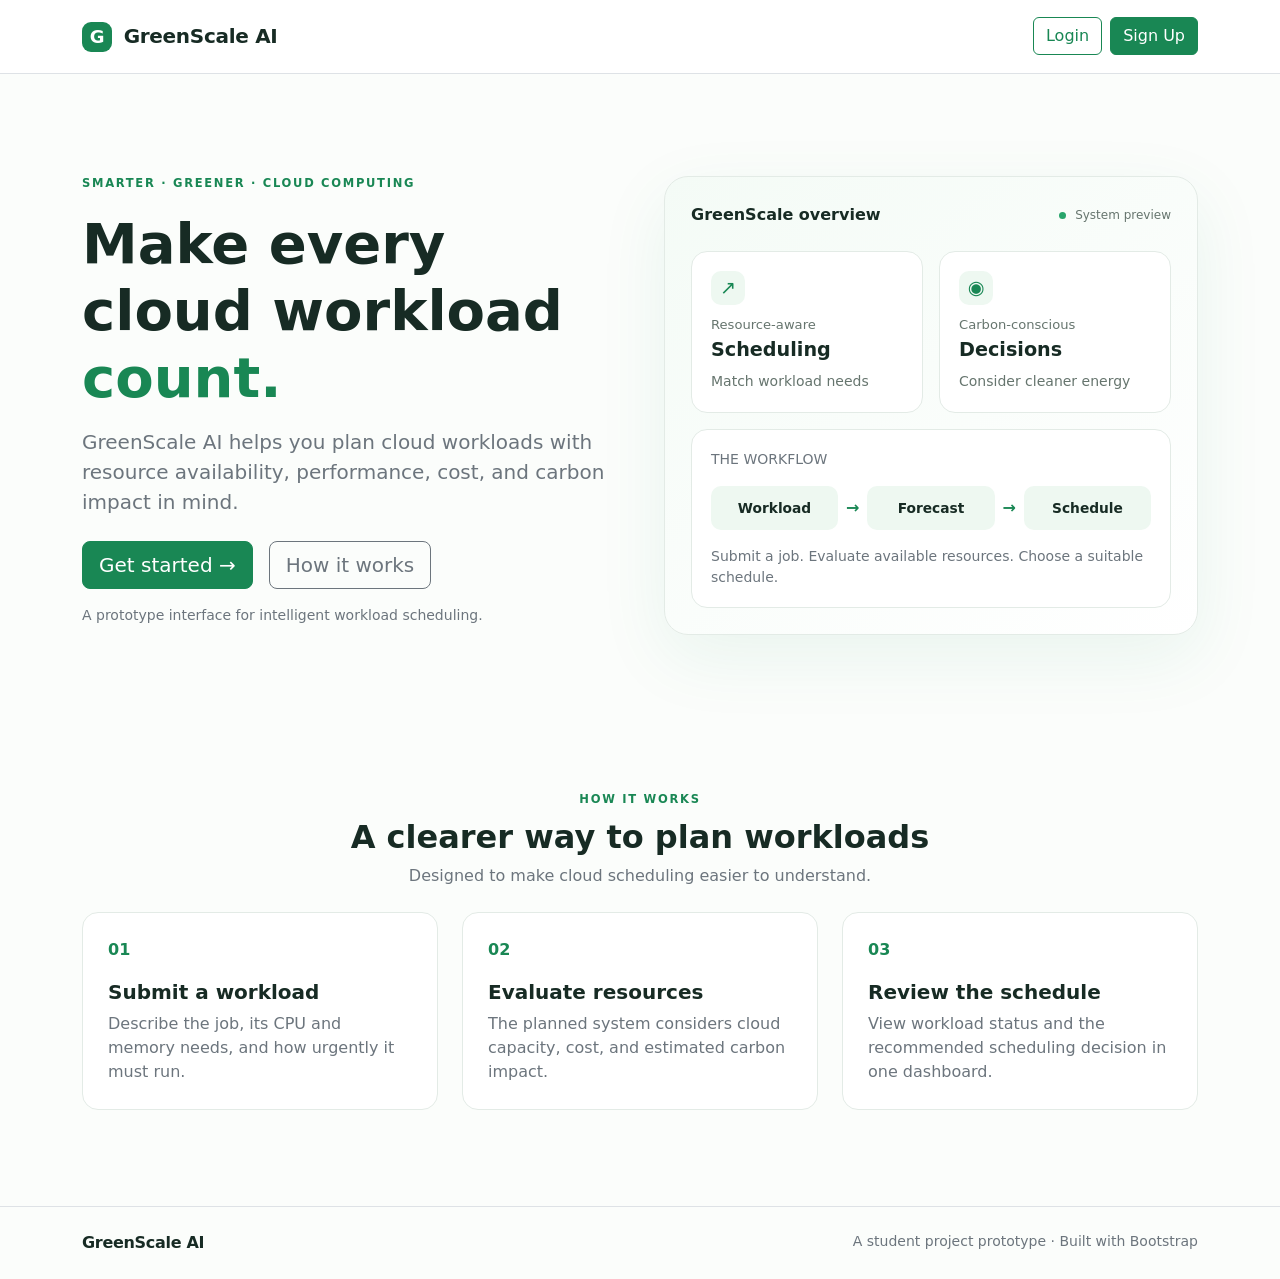
<file: frontend/index.html>
<!DOCTYPE html>
<html lang="en">
<head>
  <meta charset="UTF-8">
  <meta name="viewport" content="width=device-width, initial-scale=1">
  <title>GreenScale AI | Smarter Cloud Scheduling</title>
  <link href="https://cdn.jsdelivr.net/npm/bootstrap@5.3.3/dist/css/bootstrap.min.css" rel="stylesheet">
  <link rel="stylesheet" href="css/style.css">
</head>
<body class="landing-page">
  <nav class="navbar navbar-expand-lg navbar-light bg-white border-bottom py-3">
    <div class="container">
      <a class="navbar-brand fw-bold brand-name" href="index.html"><span class="brand-mark">G</span> GreenScale AI</a>
      <div class="ms-auto d-flex gap-2">
        <a class="btn btn-outline-success" href="auth.html?mode=login">Login</a>
        <a class="btn btn-success" href="auth.html?mode=signup">Sign Up</a>
      </div>
    </div>
  </nav>

  <main>
    <section class="container hero-section py-5">
      <div class="row align-items-center g-5 py-lg-5">
        <div class="col-lg-6">
          <span class="eyebrow">SMARTER · GREENER · CLOUD COMPUTING</span>
          <h1 class="display-4 fw-bold mt-3">Make every cloud workload <span class="text-success">count.</span></h1>
          <p class="lead text-secondary mt-3">GreenScale AI helps you plan cloud workloads with resource availability, performance, cost, and carbon impact in mind.</p>
          <div class="d-flex flex-wrap gap-3 mt-4">
            <a class="btn btn-success btn-lg" href="auth.html?mode=signup">Get started <span aria-hidden="true">→</span></a>
            <a class="btn btn-outline-secondary btn-lg" href="#how-it-works">How it works</a>
          </div>
          <p class="small text-secondary mt-3">A prototype interface for intelligent workload scheduling.</p>
        </div>
        <div class="col-lg-6">
          <div class="hero-visual">
            <div class="visual-top d-flex justify-content-between align-items-center">
              <span class="fw-semibold">GreenScale overview</span>
              <span class="status-dot"><span></span> System preview</span>
            </div>
            <div class="row g-3 mt-2">
              <div class="col-6"><div class="metric-card"><span class="metric-icon">↗</span><p>Resource-aware</p><h3>Scheduling</h3><small>Match workload needs</small></div></div>
              <div class="col-6"><div class="metric-card"><span class="metric-icon">◉</span><p>Carbon-conscious</p><h3>Decisions</h3><small>Consider cleaner energy</small></div></div>
              <div class="col-12"><div class="flow-card"><p class="small text-secondary mb-3">THE WORKFLOW</p><div class="workflow-row"><span>Workload</span><b>→</b><span>Forecast</span><b>→</b><span>Schedule</span></div><p class="small text-secondary mt-3 mb-0">Submit a job. Evaluate available resources. Choose a suitable schedule.</p></div></div>
            </div>
          </div>
        </div>
      </div>
    </section>

    <section id="how-it-works" class="container py-5">
      <div class="text-center mb-4"><span class="eyebrow">HOW IT WORKS</span><h2 class="fw-bold mt-2">A clearer way to plan workloads</h2><p class="text-secondary">Designed to make cloud scheduling easier to understand.</p></div>
      <div class="row g-4">
        <div class="col-md-4"><div class="feature-card h-100"><div class="feature-number">01</div><h5>Submit a workload</h5><p class="text-secondary mb-0">Describe the job, its CPU and memory needs, and how urgently it must run.</p></div></div>
        <div class="col-md-4"><div class="feature-card h-100"><div class="feature-number">02</div><h5>Evaluate resources</h5><p class="text-secondary mb-0">The planned system considers cloud capacity, cost, and estimated carbon impact.</p></div></div>
        <div class="col-md-4"><div class="feature-card h-100"><div class="feature-number">03</div><h5>Review the schedule</h5><p class="text-secondary mb-0">View workload status and the recommended scheduling decision in one dashboard.</p></div></div>
      </div>
    </section>
  </main>

  <footer class="border-top py-4 mt-5"><div class="container d-flex flex-wrap justify-content-between gap-2"><span class="fw-semibold brand-name">GreenScale AI</span><span class="text-secondary small">A student project prototype · Built with Bootstrap</span></div></footer>
  <script src="js/main.js"></script>
</body>
</html>
</file>
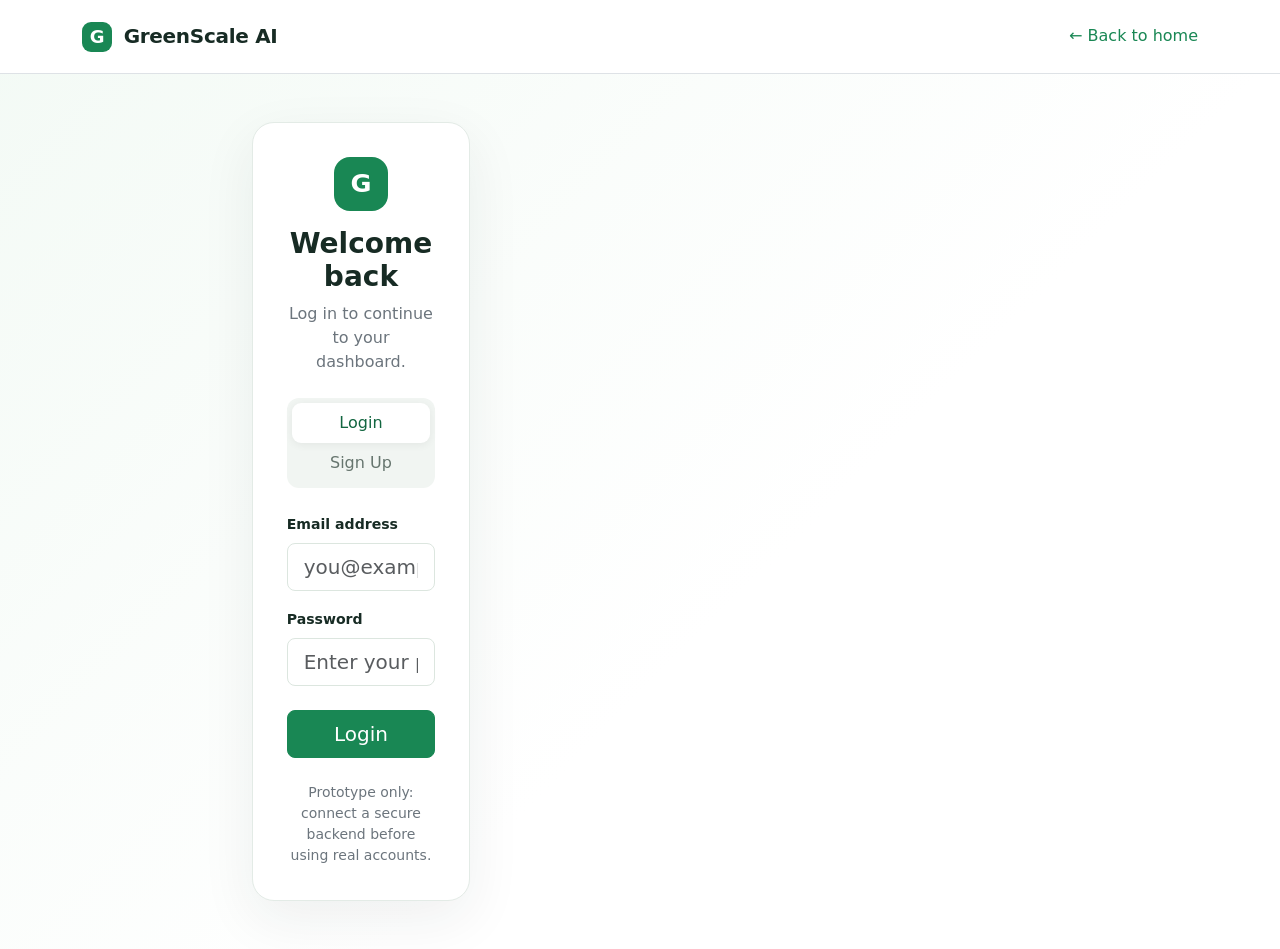
<file: frontend/auth.html>
<!DOCTYPE html>
<html lang="en">
<head>
  <meta charset="UTF-8">
  <meta name="viewport" content="width=device-width, initial-scale=1">
  <title>Login or Sign Up | GreenScale AI</title>
  <link href="https://cdn.jsdelivr.net/npm/bootstrap@5.3.3/dist/css/bootstrap.min.css" rel="stylesheet">
  <link rel="stylesheet" href="css/style.css">
</head>
<body class="auth-page">
  <nav class="navbar bg-white border-bottom py-3">
    <div class="container"><a class="navbar-brand fw-bold brand-name" href="index.html"><span class="brand-mark">G</span> GreenScale AI</a><a class="text-decoration-none text-success" href="index.html">← Back to home</a></div>
  </nav>

  <main class="container auth-wrap py-5">
    <div class="row justify-content-center">
      <div class="col-md-8 col-lg-5">
        <div class="auth-card">
          <div class="text-center mb-4">
            <div class="auth-symbol">G</div>
            <h1 class="h3 fw-bold mt-3" id="authTitle">Welcome back</h1>
            <p class="text-secondary" id="authSubtitle">Log in to continue to your dashboard.</p>
          </div>

          <div class="auth-toggle nav nav-pills nav-fill mb-4" role="tablist">
            <button class="nav-link active" id="loginTab" type="button">Login</button>
            <button class="nav-link" id="signupTab" type="button">Sign Up</button>
          </div>

          <div id="authMessage" class="alert d-none" role="alert"></div>

          <form id="authForm">
            <div class="mb-3 d-none" id="nameGroup">
              <label for="fullName" class="form-label">Full name</label>
              <input type="text" class="form-control form-control-lg" id="fullName" placeholder="Your name">
            </div>
            <div class="mb-3">
              <label for="email" class="form-label">Email address</label>
              <input type="email" class="form-control form-control-lg" id="email" placeholder="you@example.com" required>
            </div>
            <div class="mb-3">
              <label for="password" class="form-label">Password</label>
              <input type="password" class="form-control form-control-lg" id="password" placeholder="Enter your password" minlength="6" required>
            </div>
            <div class="mb-3 d-none" id="confirmGroup">
              <label for="confirmPassword" class="form-label">Confirm password</label>
              <input type="password" class="form-control form-control-lg" id="confirmPassword" placeholder="Enter password again" minlength="6">
            </div>
            <button type="submit" class="btn btn-success btn-lg w-100 mt-2" id="authSubmit">Login</button>
          </form>
          <p class="small text-secondary text-center mt-4 mb-0">Prototype only: connect a secure backend before using real accounts.</p>
        </div>
      </div>
    </div>
  </main>
  <script src="js/auth.js"></script>
</body>
</html>
</file>
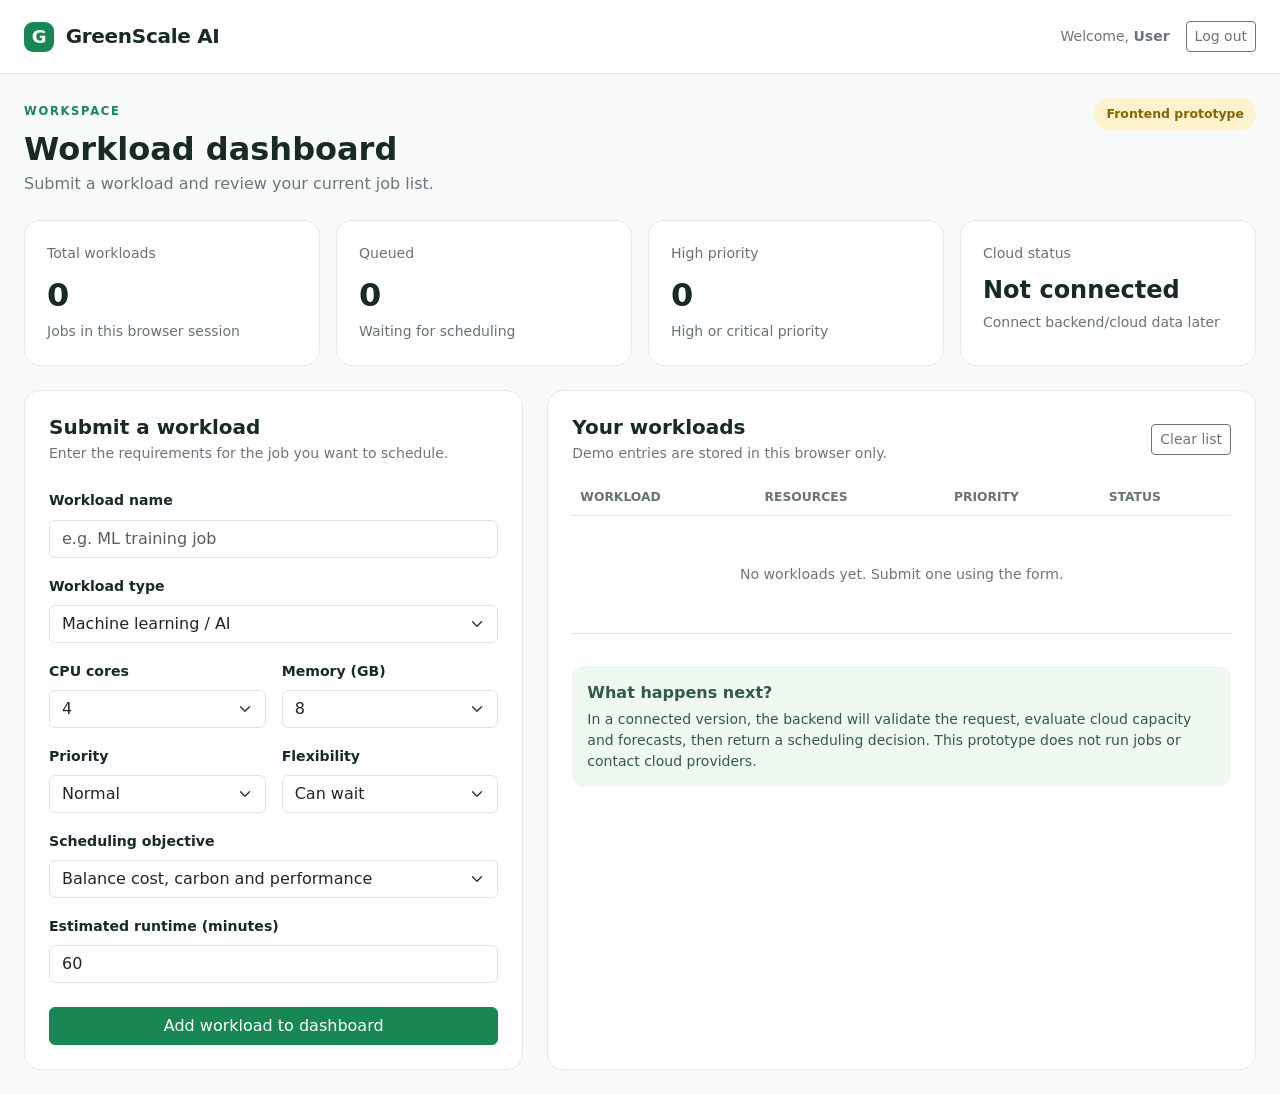
<file: frontend/dashboard.html>
<!DOCTYPE html>
<html lang="en">
<head>
  <meta charset="UTF-8">
  <meta name="viewport" content="width=device-width, initial-scale=1">
  <title>Dashboard | GreenScale AI</title>
  <link href="https://cdn.jsdelivr.net/npm/bootstrap@5.3.3/dist/css/bootstrap.min.css" rel="stylesheet">
  <link rel="stylesheet" href="css/style.css">
</head>
<body class="dashboard-page">
  <nav class="navbar navbar-expand-lg bg-white border-bottom py-3">
    <div class="container-fluid px-lg-4">
      <a class="navbar-brand fw-bold brand-name" href="index.html"><span class="brand-mark">G</span> GreenScale AI</a>
      <div class="ms-auto d-flex align-items-center gap-3">
        <span class="small text-secondary d-none d-sm-inline">Welcome, <strong id="userName">User</strong></span>
        <button class="btn btn-outline-secondary btn-sm" id="logoutBtn">Log out</button>
      </div>
    </div>
  </nav>

  <main class="container-fluid px-lg-4 py-4">
    <div class="d-flex flex-wrap justify-content-between align-items-start gap-3 mb-4">
      <div><span class="eyebrow">WORKSPACE</span><h1 class="h2 fw-bold mt-2 mb-1">Workload dashboard</h1><p class="text-secondary mb-0">Submit a workload and review your current job list.</p></div>
      <span class="prototype-label">Frontend prototype</span>
    </div>

    <div class="row g-3 mb-4">
      <div class="col-sm-6 col-xl-3"><div class="summary-card"><p>Total workloads</p><h2 id="totalCount">0</h2><small>Jobs in this browser session</small></div></div>
      <div class="col-sm-6 col-xl-3"><div class="summary-card"><p>Queued</p><h2 id="queuedCount">0</h2><small>Waiting for scheduling</small></div></div>
      <div class="col-sm-6 col-xl-3"><div class="summary-card"><p>High priority</p><h2 id="highCount">0</h2><small>High or critical priority</small></div></div>
      <div class="col-sm-6 col-xl-3"><div class="summary-card"><p>Cloud status</p><h2 class="fs-4">Not connected</h2><small>Connect backend/cloud data later</small></div></div>
    </div>

    <div class="row g-4">
      <div class="col-xl-5">
        <section class="panel-card">
          <div class="mb-4"><h2 class="h5 fw-bold mb-1">Submit a workload</h2><p class="small text-secondary mb-0">Enter the requirements for the job you want to schedule.</p></div>
          <div id="workloadMessage" class="alert d-none" role="alert"></div>
          <form id="workloadForm">
            <div class="mb-3"><label class="form-label" for="workloadName">Workload name</label><input class="form-control" id="workloadName" placeholder="e.g. ML training job" required></div>
            <div class="mb-3"><label class="form-label" for="workloadType">Workload type</label><select class="form-select" id="workloadType" required><option value="Machine Learning">Machine learning / AI</option><option value="Data Processing">Data processing</option><option value="Web Service">Web service</option><option value="General Computing">General computing</option></select></div>
            <div class="row g-3">
              <div class="col-6"><label class="form-label" for="cpu">CPU cores</label><select class="form-select" id="cpu"><option>1</option><option>2</option><option selected>4</option><option>8</option><option>16</option></select></div>
              <div class="col-6"><label class="form-label" for="ram">Memory (GB)</label><select class="form-select" id="ram"><option>2</option><option>4</option><option selected>8</option><option>16</option><option>32</option></select></div>
            </div>
            <div class="row g-3 mt-0">
              <div class="col-6"><label class="form-label" for="priority">Priority</label><select class="form-select" id="priority"><option value="Low">Low</option><option value="Normal" selected>Normal</option><option value="High">High</option><option value="Critical">Critical</option></select></div>
              <div class="col-6"><label class="form-label" for="flexibility">Flexibility</label><select class="form-select" id="flexibility"><option value="Strict">Run soon</option><option value="Flexible" selected>Can wait</option><option value="Deadline-based">Deadline-based</option></select></div>
            </div>
            <div class="mb-3 mt-3"><label class="form-label" for="objective">Scheduling objective</label><select class="form-select" id="objective"><option value="Balanced" selected>Balance cost, carbon and performance</option><option value="Cost">Minimize cost</option><option value="Carbon">Minimize carbon emissions</option><option value="Performance">Prioritize performance</option></select></div>
            <div class="mb-4"><label class="form-label" for="runtime">Estimated runtime (minutes)</label><input type="number" min="1" class="form-control" id="runtime" value="60" required></div>
            <button type="submit" class="btn btn-success w-100">Add workload to dashboard</button>
          </form>
        </section>
      </div>

      <div class="col-xl-7">
        <section class="panel-card">
          <div class="d-flex flex-wrap align-items-center justify-content-between gap-2 mb-3"><div><h2 class="h5 fw-bold mb-1">Your workloads</h2><p class="small text-secondary mb-0">Demo entries are stored in this browser only.</p></div><button class="btn btn-outline-secondary btn-sm" id="clearBtn">Clear list</button></div>
          <div class="table-responsive">
            <table class="table align-middle">
              <thead><tr><th>Workload</th><th>Resources</th><th>Priority</th><th>Status</th></tr></thead>
              <tbody id="workloadTable">
                <tr id="emptyRow"><td colspan="4" class="text-center py-5 text-secondary">No workloads yet. Submit one using the form.</td></tr>
              </tbody>
            </table>
          </div>
          <div class="info-note mt-3"><strong>What happens next?</strong><p class="small mb-0 mt-1">In a connected version, the backend will validate the request, evaluate cloud capacity and forecasts, then return a scheduling decision. This prototype does not run jobs or contact cloud providers.</p></div>
        </section>
      </div>
    </div>
  </main>
  <script src="js/dashboard.js"></script>
</body>
</html>
</file>
<file: frontend/css/style.css>
:root {
  --green: #198754;
  --green-dark: #126640;
  --ink: #172b24;
  --muted: #66756e;
  --soft-green: #eef8f1;
  --border: #e3ebe6;
}
body { color: var(--ink); background: #fbfdfb; }
.brand-name { color: var(--ink) !important; letter-spacing: -.3px; }
.brand-mark { display: inline-flex; align-items: center; justify-content: center; width: 30px; height: 30px; margin-right: 5px; color: #fff; background: var(--green); border-radius: 9px; font-size: 18px; }
.btn-success { background-color: var(--green); border-color: var(--green); }
.btn-success:hover { background-color: var(--green-dark); border-color: var(--green-dark); }
.eyebrow { font-size: .72rem; font-weight: 800; letter-spacing: 1.7px; color: var(--green); }
.hero-section { min-height: 540px; display: flex; align-items: center; }
.hero-visual { padding: 26px; border: 1px solid var(--border); border-radius: 24px; background: linear-gradient(145deg, #f4fbf6, #fff); box-shadow: 0 22px 70px rgba(25, 135, 84, .08); }
.status-dot { font-size: .75rem; color: var(--muted); }
.status-dot span { display: inline-block; width: 7px; height: 7px; margin-right: 5px; border-radius: 50%; background: #28a56b; }
.metric-card, .flow-card { padding: 19px; border: 1px solid var(--border); border-radius: 16px; background: #fff; }
.metric-card p { margin: 10px 0 3px; font-size: .82rem; color: var(--muted); }
.metric-card h3 { font-size: 1.2rem; font-weight: 700; }
.metric-card small { color: var(--muted); }
.metric-icon { display: inline-flex; align-items: center; justify-content: center; width: 34px; height: 34px; border-radius: 10px; color: var(--green); background: var(--soft-green); font-size: 1.2rem; }
.workflow-row { display: flex; align-items: center; justify-content: space-between; gap: 8px; }
.workflow-row span { flex: 1; text-align: center; padding: 12px 5px; border-radius: 10px; background: var(--soft-green); font-size: .86rem; font-weight: 700; }
.workflow-row b { color: var(--green); }
.feature-card { padding: 25px; border: 1px solid var(--border); border-radius: 16px; background: #fff; }
.feature-number { color: var(--green); font-weight: 800; margin-bottom: 18px; }
.feature-card h5 { font-weight: 700; }
.auth-page { min-height: 100vh; background: linear-gradient(135deg, #f3faf5, #fff 60%); }
.auth-wrap { min-height: calc(100vh - 72px); display: flex; align-items: center; }
.auth-card { padding: 34px; border: 1px solid var(--border); border-radius: 22px; background: #fff; box-shadow: 0 18px 55px rgba(23, 43, 36, .07); }
.auth-symbol { width: 54px; height: 54px; margin: 0 auto; display: flex; align-items: center; justify-content: center; color: #fff; background: var(--green); border-radius: 16px; font-size: 1.6rem; font-weight: 800; }
.auth-toggle { padding: 5px; background: #f1f5f2; border-radius: 12px; }
.auth-toggle .nav-link { color: var(--muted); border-radius: 9px; }
.auth-toggle .nav-link.active { color: var(--green-dark); background: #fff; box-shadow: 0 2px 8px rgba(0,0,0,.06); }
.form-control, .form-select { border-color: #dce6df; }
.form-control:focus, .form-select:focus { border-color: #74bd94; box-shadow: 0 0 0 .2rem rgba(25,135,84,.12); }
.dashboard-page { background: #f7faf8; min-height: 100vh; }
.prototype-label { padding: 7px 12px; border-radius: 20px; color: #856404; background: #fff3cd; font-size: .78rem; font-weight: 700; }
.summary-card, .panel-card { height: 100%; padding: 22px; border: 1px solid var(--border); border-radius: 16px; background: #fff; }
.summary-card p { margin-bottom: 12px; color: var(--muted); font-size: .88rem; }
.summary-card h2 { margin-bottom: 5px; font-weight: 800; }
.summary-card small { color: var(--muted); }
.panel-card { padding: 24px; }
.form-label { font-size: .88rem; font-weight: 650; }
.table thead th { color: var(--muted); font-size: .77rem; font-weight: 700; text-transform: uppercase; border-bottom-color: var(--border); }
.table td { font-size: .88rem; }
.priority-pill, .status-pill { display: inline-block; padding: 5px 9px; border-radius: 20px; white-space: nowrap; font-size: .73rem; font-weight: 700; }
.priority-low { color: #50615a; background: #edf1ee; }
.priority-normal { color: #2357a6; background: #eaf1ff; }
.priority-high { color: #945b00; background: #fff1d6; }
.priority-critical { color: #a52834; background: #fce8ea; }
.status-pill { color: #785c00; background: #fff3cd; }
.info-note { padding: 15px; border-radius: 12px; background: #f0f8f2; color: #315c43; }
@media (max-width: 575px) {
  .hero-section { min-height: auto; }
  .hero-visual { padding: 16px; }
  .auth-card, .panel-card { padding: 21px; }
  .workflow-row span { font-size: .72rem; }
}
</file>
